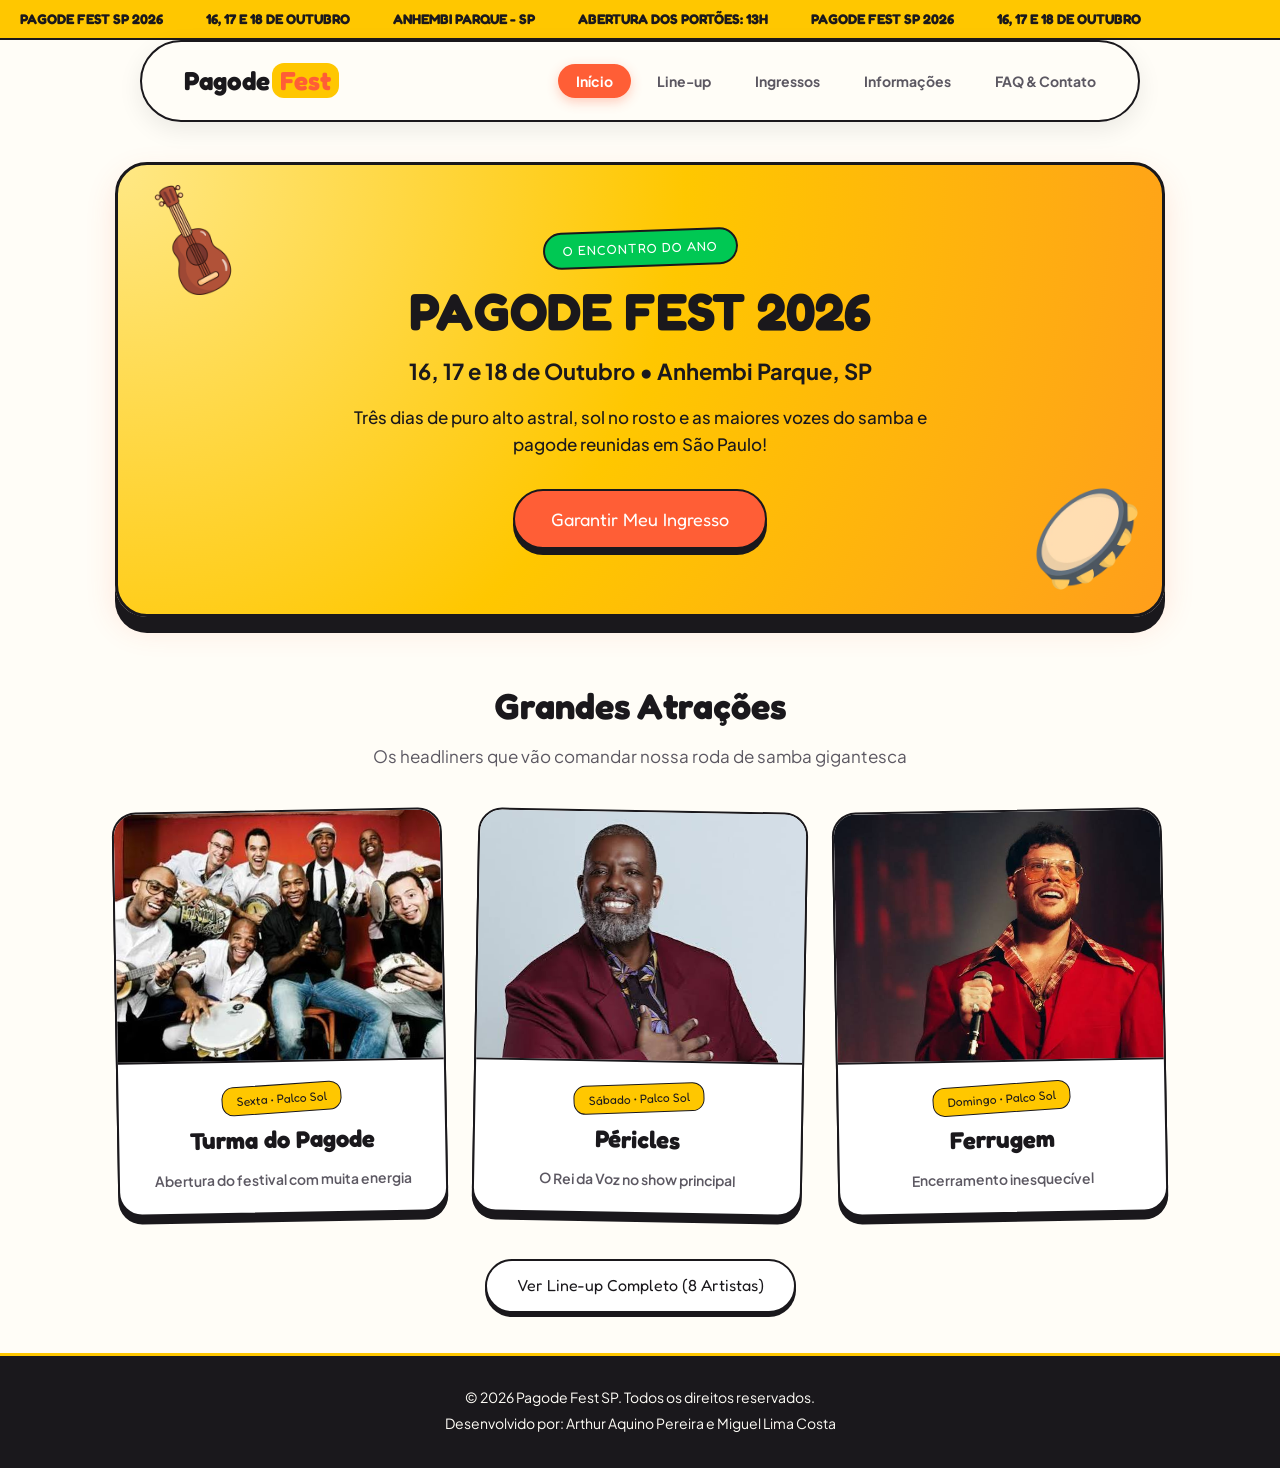
<file: index.html>
<!DOCTYPE html>
<html lang="pt-BR">
<head>
    <meta charset="UTF-8">
    <meta name="viewport" content="width=device-width, initial-scale=1.0">
    <title>Pagode Fest SP 2026 - O Maior Festival de Pagode</title>
    <link rel="preconnect" href="https://fonts.googleapis.com">
    <link rel="preconnect" href="https://fonts.gstatic.com" crossorigin>
    <link href="https://fonts.googleapis.com/css2?family=Fredoka:wght@500;600;700&family=Plus+Jakarta+Sans:wght@500;600;700&display=swap" rel="stylesheet">
    <link rel="stylesheet" href="style.css">
    <script defer src="https://cdn.vercel-insights.com/v1/script.js"></script>
</head>
<body>

    <div class="ticker-wrap">
        <div class="ticker">
            <span class="ticker-item">PAGODE FEST SP 2026</span>
            <span class="ticker-item">16, 17 E 18 DE OUTUBRO</span>
            <span class="ticker-item">ANHEMBI PARQUE - SP</span>
            <span class="ticker-item">ABERTURA DOS PORTÕES: 13H</span>
            <span class="ticker-item">PAGODE FEST SP 2026</span>
            <span class="ticker-item">16, 17 E 18 DE OUTUBRO</span>
        </div>
    </div>

    <header>
        <nav>
            <a href="index.html" class="logo">Pagode<span>Fest</span></a>
            <ul>
                <li><a href="index.html" class="ativa">Início</a></li>
                <li><a href="lineup.html">Line-up</a></li>
                <li><a href="ingressos.html">Ingressos</a></li>
                <li><a href="informacoes.html">Informações</a></li>
                <li><a href="faq.html">FAQ & Contato</a></li>
            </ul>
        </nav>
    </header>

    <main>
        <section class="hero">
            <span class="sticker-tag">O Encontro do Ano</span>
            <h1>PAGODE FEST 2026</h1>
            <p class="hero-info">16, 17 e 18 de Outubro • Anhembi Parque, SP</p>
            <p class="call-to-action">Três dias de puro alto astral, sol no rosto e as maiores vozes do samba e pagode reunidas em São Paulo!</p>
            <a href="ingressos.html" class="btn-primary">Garantir Meu Ingresso</a>
        </section>

        <section>
            <h2>Grandes Atrações</h2>
            <p class="subtitle">Os headliners que vão comandar nossa roda de samba gigantesca</p>

            <div class="cards-grid">
                <div class="card">
                    <img src="img/turma-do-pagode.jpg" alt="Turma do Pagode">
                    <div class="card-content">
                        <span class="badge-sticker">Sexta • Palco Sol</span>
                        <h3>Turma do Pagode</h3>
                        <p>Abertura do festival com muita energia</p>
                    </div>
                </div>

                <div class="card">
                    <img src="img/pericles.jpg" alt="Péricles">
                    <div class="card-content">
                        <span class="badge-sticker">Sábado • Palco Sol</span>
                        <h3>Péricles</h3>
                        <p>O Rei da Voz no show principal</p>
                    </div>
                </div>

                <div class="card">
                    <img src="img/ferrugem.jpg" alt="Ferrugem">
                    <div class="card-content">
                        <span class="badge-sticker">Domingo • Palco Sol</span>
                        <h3>Ferrugem</h3>
                        <p>Encerramento inesquecível</p>
                    </div>
                </div>
            </div>

            <div style="text-align: center; margin-top: 45px;">
                <a href="lineup.html" class="btn-secondary">Ver Line-up Completo (8 Artistas)</a>
            </div>
        </section>
    </main>

    <footer>
        <p>&copy; 2026 Pagode Fest SP. Todos os direitos reservados.</p>
        <p>Desenvolvido por: Arthur Aquino Pereira e Miguel Lima Costa</p>
    </footer>

</body>
</html>
</file>
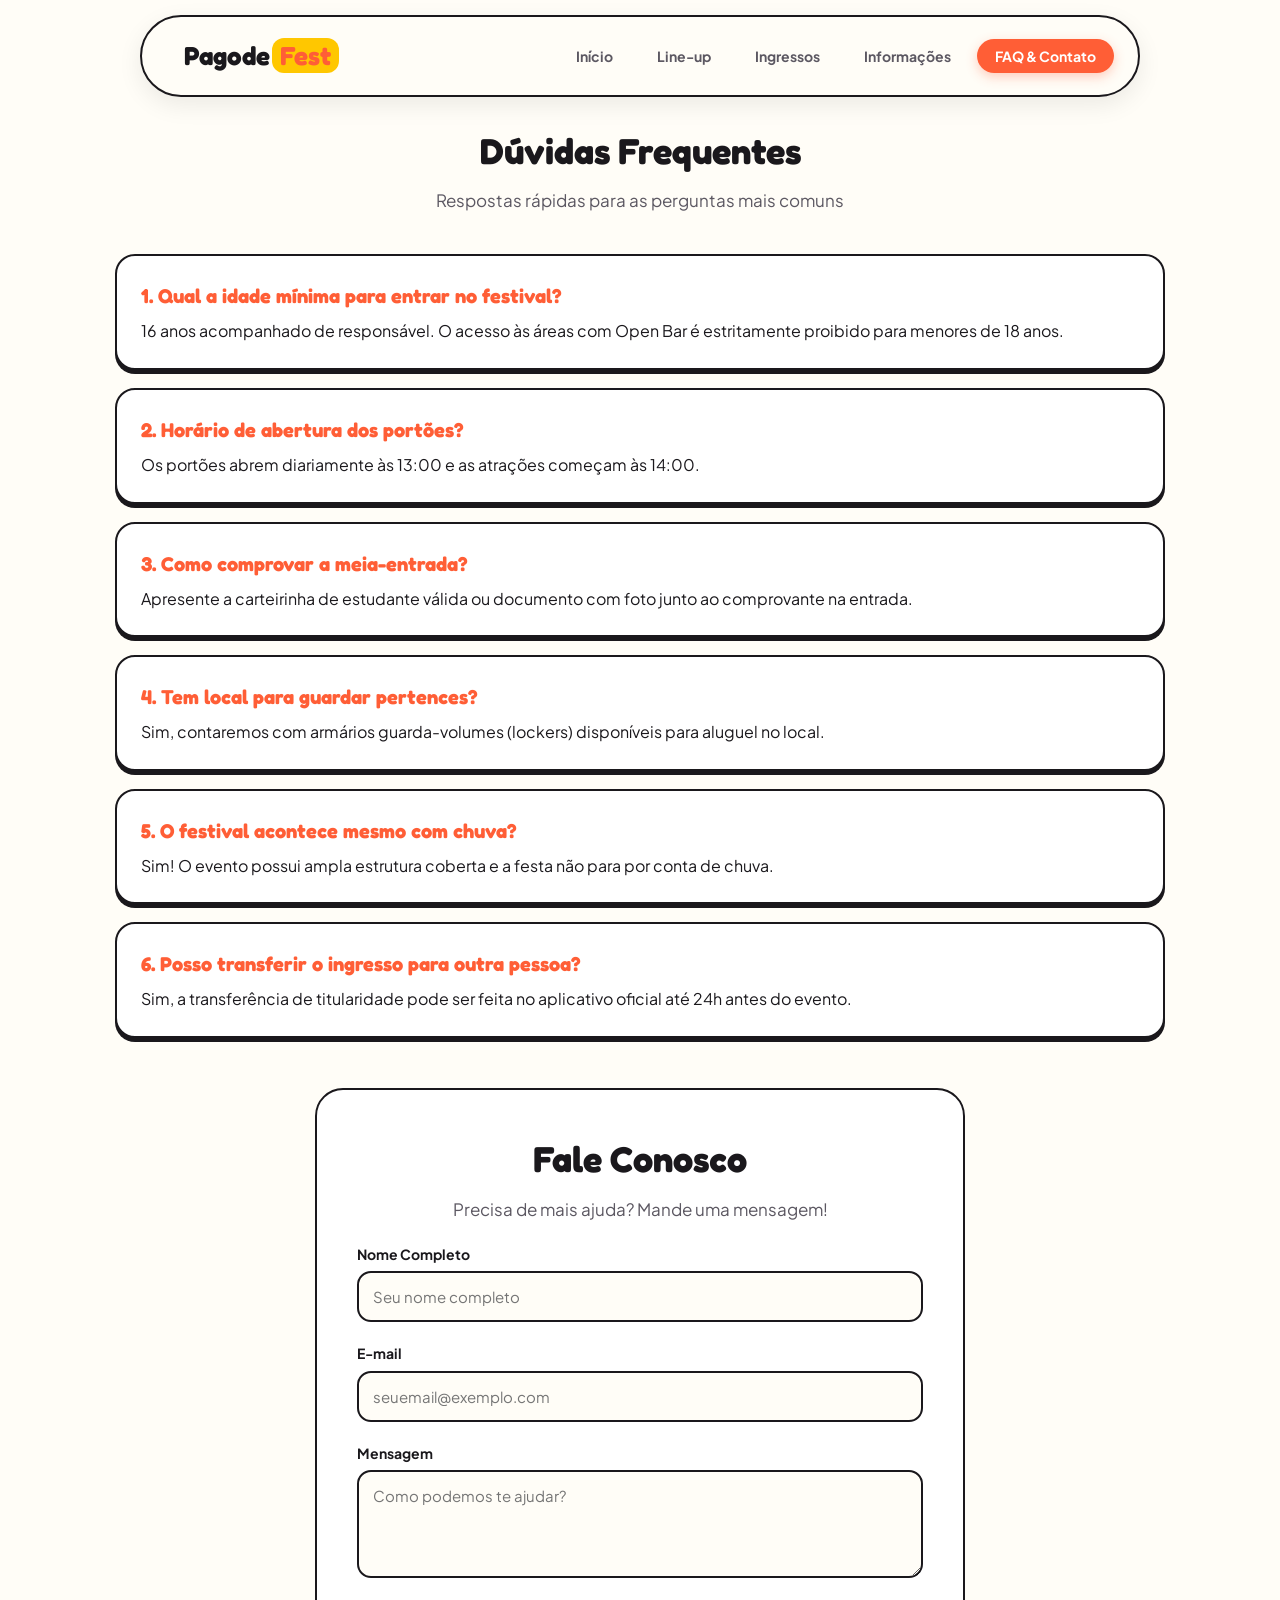
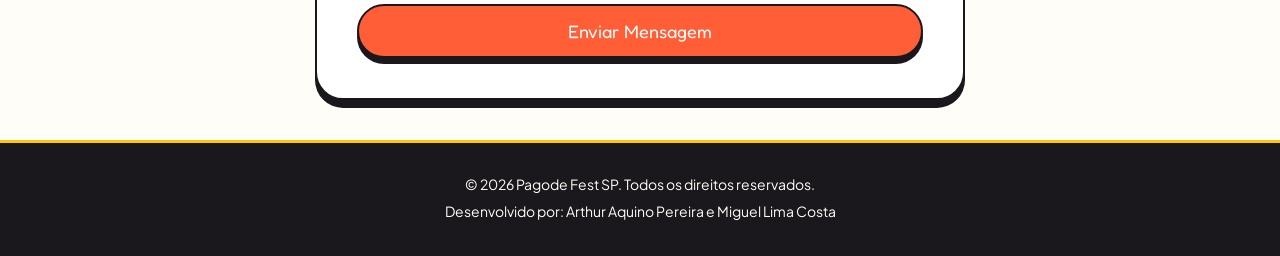
<file: faq.html>
<!DOCTYPE html>
<html lang="pt-BR">
<head>
    <meta charset="UTF-8">
    <meta name="viewport" content="width=device-width, initial-scale=1.0">
    <title>Pagode Fest SP 2026 - FAQ & Contato</title>
    <link rel="preconnect" href="https://fonts.googleapis.com">
    <link rel="preconnect" href="https://fonts.gstatic.com" crossorigin>
    <link href="https://fonts.googleapis.com/css2?family=Fredoka:wght@500;600;700&family=Plus+Jakarta+Sans:wght@500;600;700&display=swap" rel="stylesheet">
    <link rel="stylesheet" href="style.css">
    <script defer src="https://cdn.vercel-insights.com/v1/script.js"></script>
</head>
<body>

    <header>
        <nav>
            <a href="index.html" class="logo">Pagode<span>Fest</span></a>
            <ul>
                <li><a href="index.html">Início</a></li>
                <li><a href="lineup.html">Line-up</a></li>
                <li><a href="ingressos.html">Ingressos</a></li>
                <li><a href="informacoes.html">Informações</a></li>
                <li><a href="faq.html" class="ativa">FAQ & Contato</a></li>
            </ul>
        </nav>
    </header>

    <main>
        <h2>Dúvidas Frequentes</h2>
        <p class="subtitle">Respostas rápidas para as perguntas mais comuns</p>

        <div class="faq-list">
            <div class="faq-item">
                <h3>1. Qual a idade mínima para entrar no festival?</h3>
                <p>16 anos acompanhado de responsável. O acesso às áreas com Open Bar é estritamente proibido para menores de 18 anos.</p>
            </div>

            <div class="faq-item">
                <h3>2. Horário de abertura dos portões?</h3>
                <p>Os portões abrem diariamente às 13:00 e as atrações começam às 14:00.</p>
            </div>

            <div class="faq-item">
                <h3>3. Como comprovar a meia-entrada?</h3>
                <p>Apresente a carteirinha de estudante válida ou documento com foto junto ao comprovante na entrada.</p>
            </div>

            <div class="faq-item">
                <h3>4. Tem local para guardar pertences?</h3>
                <p>Sim, contaremos com armários guarda-volumes (lockers) disponíveis para aluguel no local.</p>
            </div>

            <div class="faq-item">
                <h3>5. O festival acontece mesmo com chuva?</h3>
                <p>Sim! O evento possui ampla estrutura coberta e a festa não para por conta de chuva.</p>
            </div>

            <div class="faq-item">
                <h3>6. Posso transferir o ingresso para outra pessoa?</h3>
                <p>Sim, a transferência de titularidade pode ser feita no aplicativo oficial até 24h antes do evento.</p>
            </div>
        </div>

        <div class="contact-section">
            <h2>Fale Conosco</h2>
            <p class="subtitle" style="margin-bottom: 20px;">Precisa de mais ajuda? Mande uma mensagem!</p>
            
            <form action="#" method="get">
                <div class="form-group">
                    <label for="nome">Nome Completo</label>
                    <input type="text" id="nome" placeholder="Seu nome completo">
                </div>
                <div class="form-group">
                    <label for="email">E-mail</label>
                    <input type="email" id="email" placeholder="seuemail@exemplo.com">
                </div>
                <div class="form-group">
                    <label for="mensagem">Mensagem</label>
                    <textarea id="mensagem" rows="4" placeholder="Como podemos te ajudar?"></textarea>
                </div>
                <button type="button" class="btn-primary" style="width: 100%;">Enviar Mensagem</button>
            </form>
        </div>
    </main>

    <footer>
        <p>&copy; 2026 Pagode Fest SP. Todos os direitos reservados.</p>
        <p>Desenvolvido por: Arthur Aquino Pereira e Miguel Lima Costa</p>
    </footer>

</body>
</html>
</file>
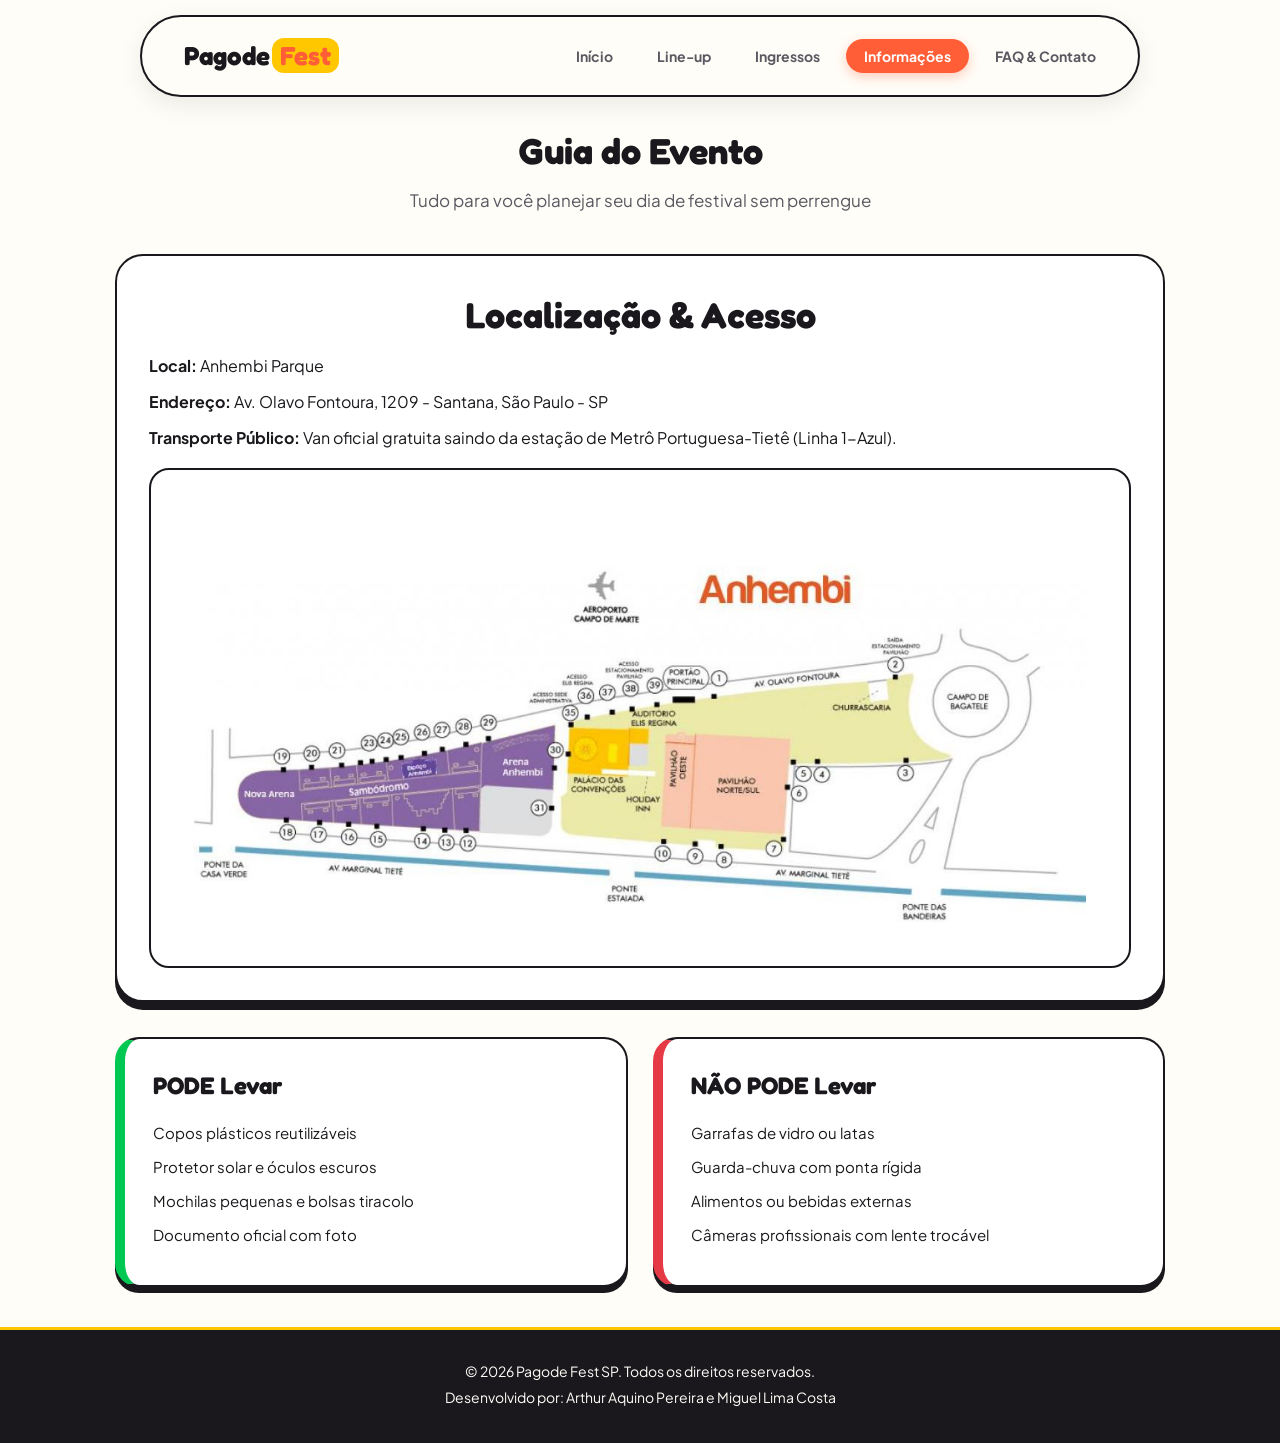
<file: informacoes.html>
<!DOCTYPE html>
<html lang="pt-BR">
<head>
    <meta charset="UTF-8">
    <meta name="viewport" content="width=device-width, initial-scale=1.0">
    <title>Pagode Fest SP 2026 - Informações</title>
    <link rel="preconnect" href="https://fonts.googleapis.com">
    <link rel="preconnect" href="https://fonts.gstatic.com" crossorigin>
    <link href="https://fonts.googleapis.com/css2?family=Fredoka:wght@500;600;700&family=Plus+Jakarta+Sans:wght@500;600;700&display=swap" rel="stylesheet">
    <link rel="stylesheet" href="style.css">
    <script defer src="https://cdn.vercel-insights.com/v1/script.js"></script>
</head>
<body>

    <header>
        <nav>
            <a href="index.html" class="logo">Pagode<span>Fest</span></a>
            <ul>
                <li><a href="index.html">Início</a></li>
                <li><a href="lineup.html">Line-up</a></li>
                <li><a href="ingressos.html">Ingressos</a></li>
                <li><a href="informacoes.html" class="ativa">Informações</a></li>
                <li><a href="faq.html">FAQ & Contato</a></li>
            </ul>
        </nav>
    </header>

    <main>
        <h2>Guia do Evento</h2>
        <p class="subtitle">Tudo para você planejar seu dia de festival sem perrengue</p>

        <div class="info-block">
            <h2>Localização & Acesso</h2>
            <p><strong>Local:</strong> Anhembi Parque</p>
            <p><strong>Endereço:</strong> Av. Olavo Fontoura, 1209 - Santana, São Paulo - SP</p>
            <p><strong>Transporte Público:</strong> Van oficial gratuita saindo da estação de Metrô Portuguesa-Tietê (Linha 1-Azul).</p>
            
            <div class="map-container">
                <img src="img/mapa.png" alt="Mapa do Anhembi Parque">
            </div>
        </div>

        <div class="rules-grid">
            <div class="rule-box allowed">
                <h2>PODE Levar</h2>
                <ul>
                    <li>Copos plásticos reutilizáveis</li>
                    <li>Protetor solar e óculos escuros</li>
                    <li>Mochilas pequenas e bolsas tiracolo</li>
                    <li>Documento oficial com foto</li>
                </ul>
            </div>

            <div class="rule-box forbidden">
                <h2>NÃO PODE Levar</h2>
                <ul>
                    <li>Garrafas de vidro ou latas</li>
                    <li>Guarda-chuva com ponta rígida</li>
                    <li>Alimentos ou bebidas externas</li>
                    <li>Câmeras profissionais com lente trocável</li>
                </ul>
            </div>
        </div>
    </main>

    <footer>
        <p>&copy; 2026 Pagode Fest SP. Todos os direitos reservados.</p>
        <p>Desenvolvido por: Arthur Aquino Pereira e Miguel Lima Costa</p>
    </footer>

</body>
</html>
</file>
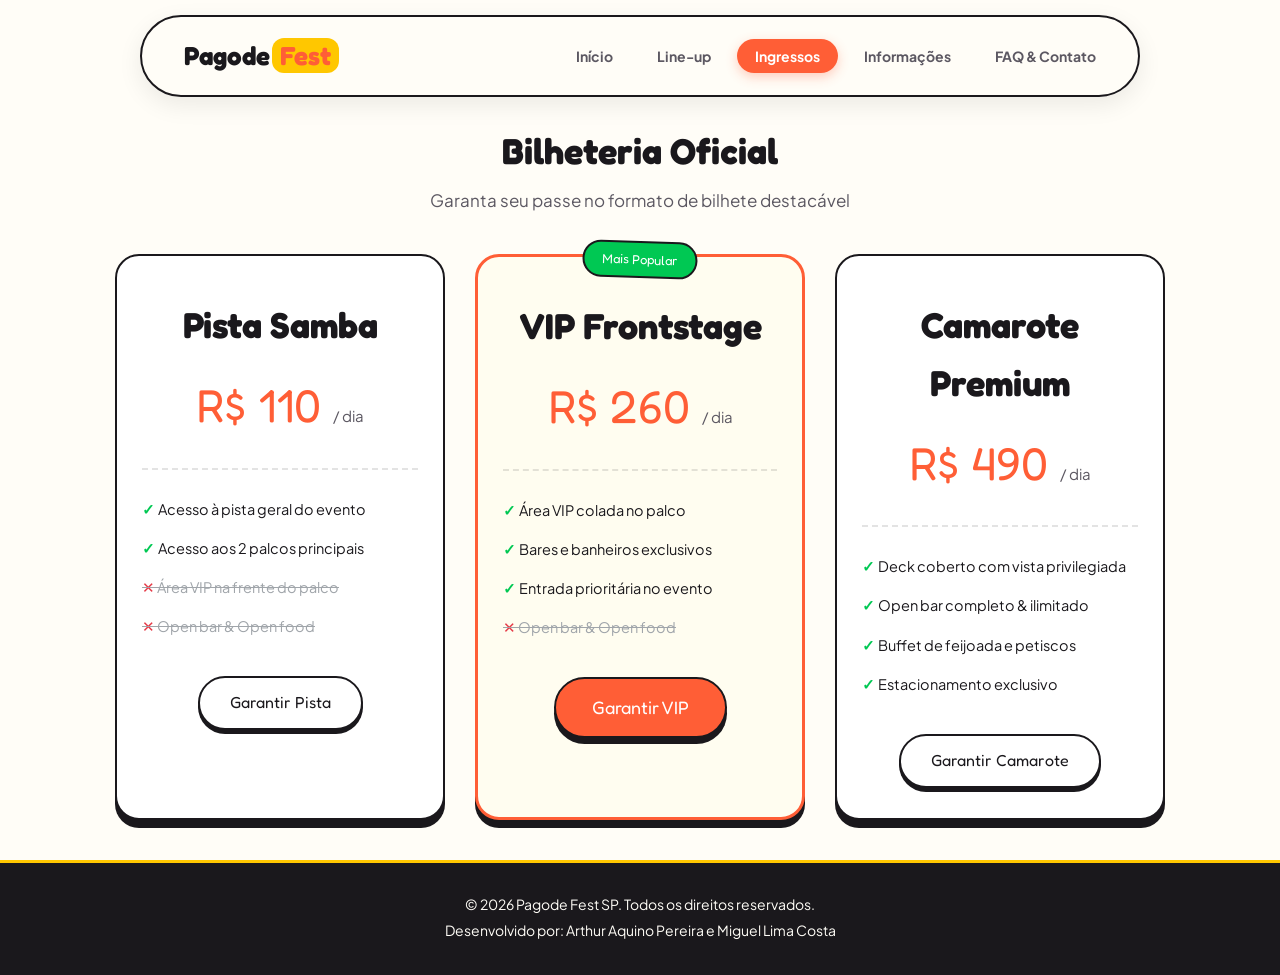
<file: ingressos.html>
<!DOCTYPE html>
<html lang="pt-BR">
<head>
    <meta charset="UTF-8">
    <meta name="viewport" content="width=device-width, initial-scale=1.0">
    <title>Pagode Fest SP 2026 - Ingressos</title>
    <link rel="preconnect" href="https://fonts.googleapis.com">
    <link rel="preconnect" href="https://fonts.gstatic.com" crossorigin>
    <link href="https://fonts.googleapis.com/css2?family=Fredoka:wght@500;600;700&family=Plus+Jakarta+Sans:wght@500;600;700&display=swap" rel="stylesheet">
    <link rel="stylesheet" href="style.css">
    <script defer src="https://cdn.vercel-insights.com/v1/script.js"></script>
</head>
<body>

    <header>
        <nav>
            <a href="index.html" class="logo">Pagode<span>Fest</span></a>
            <ul>
                <li><a href="index.html">Início</a></li>
                <li><a href="lineup.html">Line-up</a></li>
                <li><a href="ingressos.html" class="ativa">Ingressos</a></li>
                <li><a href="informacoes.html">Informações</a></li>
                <li><a href="faq.html">FAQ & Contato</a></li>
            </ul>
        </nav>
    </header>

    <main>
        <h2>Bilheteria Oficial</h2>
        <p class="subtitle">Garanta seu passe no formato de bilhete destacável</p>

        <div class="pricing-grid">
            <div class="price-card">
                <h2>Pista Samba</h2>
                <div class="price">R$ 110 <span>/ dia</span></div>
                <ul class="lista-beneficios">
                    <li class="incluso">Acesso à pista geral do evento</li>
                    <li class="incluso">Acesso aos 2 palcos principais</li>
                    <li class="nao-incluso">Área VIP na frente do palco</li>
                    <li class="nao-incluso">Open bar & Open food</li>
                </ul>
                <a href="#" class="btn-secondary">Garantir Pista</a>
            </div>

            <div class="price-card destaque">
                <span class="badge-pop">Mais Popular</span>
                <h2>VIP Frontstage</h2>
                <div class="price">R$ 260 <span>/ dia</span></div>
                <ul class="lista-beneficios">
                    <li class="incluso">Área VIP colada no palco</li>
                    <li class="incluso">Bares e banheiros exclusivos</li>
                    <li class="incluso">Entrada prioritária no evento</li>
                    <li class="nao-incluso">Open bar & Open food</li>
                </ul>
                <a href="#" class="btn-primary">Garantir VIP</a>
            </div>

            <div class="price-card">
                <h2>Camarote Premium</h2>
                <div class="price">R$ 490 <span>/ dia</span></div>
                <ul class="lista-beneficios">
                    <li class="incluso">Deck coberto com vista privilegiada</li>
                    <li class="incluso">Open bar completo & ilimitado</li>
                    <li class="incluso">Buffet de feijoada e petiscos</li>
                    <li class="incluso">Estacionamento exclusivo</li>
                </ul>
                <a href="#" class="btn-secondary">Garantir Camarote</a>
            </div>
        </div>
    </main>

    <footer>
        <p>&copy; 2026 Pagode Fest SP. Todos os direitos reservados.</p>
        <p>Desenvolvido por: Arthur Aquino Pereira e Miguel Lima Costa</p>
    </footer>

</body>
</html>
</file>
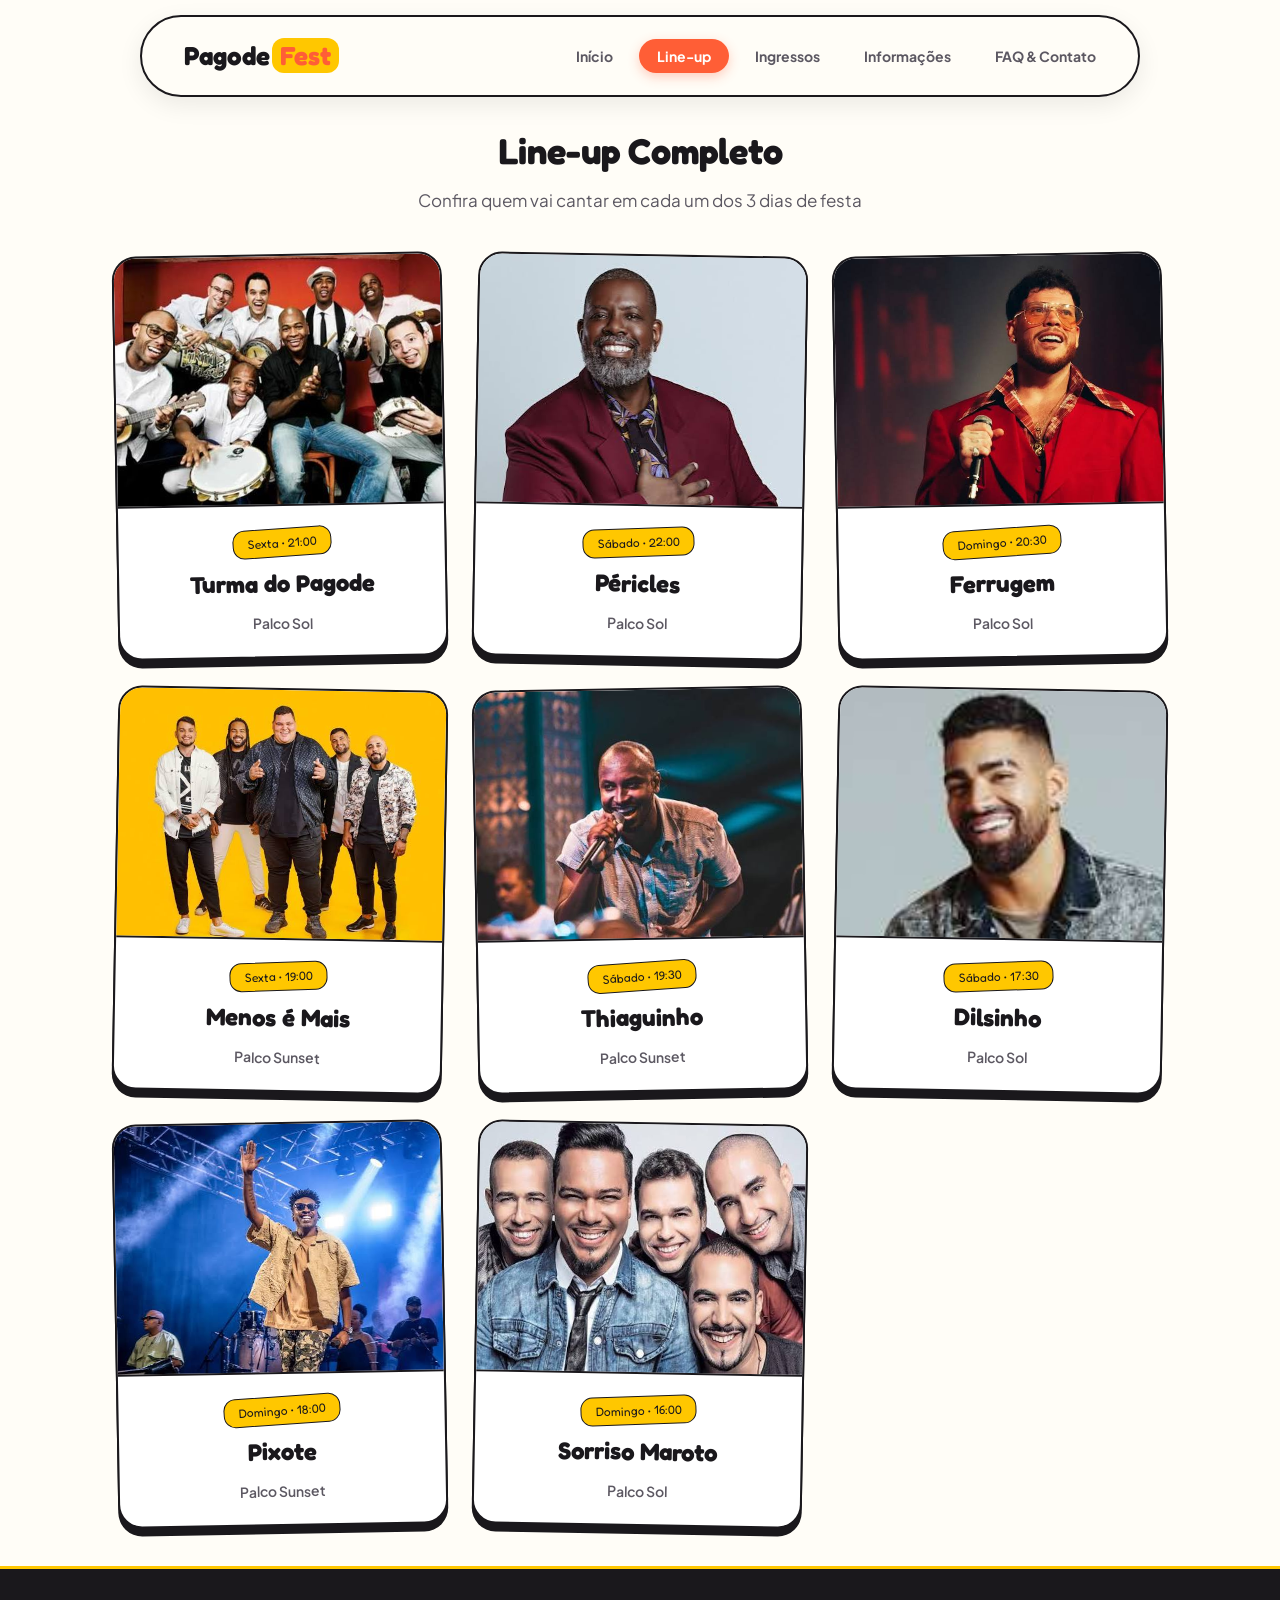
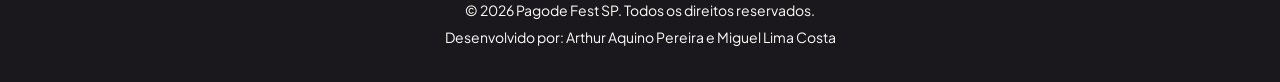
<file: lineup.html>
<!DOCTYPE html>
<html lang="pt-BR">
<head>
    <meta charset="UTF-8">
    <meta name="viewport" content="width=device-width, initial-scale=1.0">
    <title>Pagode Fest SP 2026 - Line-up</title>
    <link rel="preconnect" href="https://fonts.googleapis.com">
    <link rel="preconnect" href="https://fonts.gstatic.com" crossorigin>
    <link href="https://fonts.googleapis.com/css2?family=Fredoka:wght@500;600;700&family=Plus+Jakarta+Sans:wght@500;600;700&display=swap" rel="stylesheet">
    <link rel="stylesheet" href="style.css">
    <script defer src="https://cdn.vercel-insights.com/v1/script.js"></script>
</head>
<body>

    <header>
        <nav>
            <a href="index.html" class="logo">Pagode<span>Fest</span></a>
            <ul>
                <li><a href="index.html">Início</a></li>
                <li><a href="lineup.html" class="ativa">Line-up</a></li>
                <li><a href="ingressos.html">Ingressos</a></li>
                <li><a href="informacoes.html">Informações</a></li>
                <li><a href="faq.html">FAQ & Contato</a></li>
            </ul>
        </nav>
    </header>

    <main>
        <h2>Line-up Completo</h2>
        <p class="subtitle">Confira quem vai cantar em cada um dos 3 dias de festa</p>

        <div class="cards-grid">
            <div class="card">
                <img src="img/turma-do-pagode.jpg" alt="Turma do Pagode">
                <div class="card-content">
                    <span class="badge-sticker">Sexta • 21:00</span>
                    <h3>Turma do Pagode</h3>
                    <p>Palco Sol</p>
                </div>
            </div>

            <div class="card">
                <img src="img/pericles.jpg" alt="Péricles">
                <div class="card-content">
                    <span class="badge-sticker">Sábado • 22:00</span>
                    <h3>Péricles</h3>
                    <p>Palco Sol</p>
                </div>
            </div>

            <div class="card">
                <img src="img/ferrugem.jpg" alt="Ferrugem">
                <div class="card-content">
                    <span class="badge-sticker">Domingo • 20:30</span>
                    <h3>Ferrugem</h3>
                    <p>Palco Sol</p>
                </div>
            </div>

            <div class="card">
                <img src="img/menos-e-mais.jpg" alt="Menos é Mais">
                <div class="card-content">
                    <span class="badge-sticker">Sexta • 19:00</span>
                    <h3>Menos é Mais</h3>
                    <p>Palco Sunset</p>
                </div>
            </div>

            <div class="card">
                <img src="img/thiaguinho.jpg" alt="Thiaguinho">
                <div class="card-content">
                    <span class="badge-sticker">Sábado • 19:30</span>
                    <h3>Thiaguinho</h3>
                    <p>Palco Sunset</p>
                </div>
            </div>

            <div class="card">
                <img src="img/dilsinho.jpg" alt="Dilsinho">
                <div class="card-content">
                    <span class="badge-sticker">Sábado • 17:30</span>
                    <h3>Dilsinho</h3>
                    <p>Palco Sol</p>
                </div>
            </div>

            <div class="card">
                <img src="img/pixote.jpg" alt="Pixote">
                <div class="card-content">
                    <span class="badge-sticker">Domingo • 18:00</span>
                    <h3>Pixote</h3>
                    <p>Palco Sunset</p>
                </div>
            </div>

            <div class="card">
                <img src="img/sorriso-maroto.jpg" alt="Sorriso Maroto">
                <div class="card-content">
                    <span class="badge-sticker">Domingo • 16:00</span>
                    <h3>Sorriso Maroto</h3>
                    <p>Palco Sol</p>
                </div>
            </div>
        </div>
    </main>

    <footer>
        <p>&copy; 2026 Pagode Fest SP. Todos os direitos reservados.</p>
        <p>Desenvolvido por: Arthur Aquino Pereira e Miguel Lima Costa</p>
    </footer>

</body>
</html>
</file>
<file: style.css>
/* style.css */

:root {
    --amarelo-solar: #FFC700;
    --laranja-sunset: #FF5E36;
    --laranja-hover: #E04822;
    --verde-tropical: #00C853;
    --fundo-creme: #FFFDF7;
    --card-fundo: #FFFFFF;
    --texto-grafite: #1A181C;
    --texto-suave: #5C5862;
    --borda-fina: rgba(26, 24, 28, 0.12);
    --sombra-bloco: 0 12px 30px rgba(255, 94, 54, 0.15);
    --sombra-hover: 0 18px 40px rgba(255, 94, 54, 0.28);
}

* {
    margin: 0;
    padding: 0;
    box-sizing: border-box;
}

body {
    font-family: 'Plus Jakarta Sans', sans-serif;
    background-color: var(--fundo-creme);
    color: var(--texto-grafite);
    line-height: 1.6;
    display: flex;
    flex-direction: column;
    min-height: 100vh;
    overflow-x: hidden;
}

a {
    text-decoration: none;
    color: inherit;
}

ul {
    list-style: none;
}

img {
    max-width: 100%;
    display: block;
    border-radius: 16px;
}

.ticker-wrap {
    width: 100%;
    background-color: var(--amarelo-solar);
    color: var(--texto-grafite);
    font-family: 'Fredoka', cursive;
    font-size: 14px;
    font-weight: 700;
    padding: 8px 0;
    overflow: hidden;
    white-space: nowrap;
    border-bottom: 2px solid var(--texto-grafite);
}

.ticker {
    display: inline-block;
    animation: marquee 25s linear infinite;
}

.ticker-item {
    display: inline-block;
    padding: 0 20px;
}

@keyframes marquee {
    0% { transform: translate3d(0, 0, 0); }
    100% { transform: translate3d(-50%, 0, 0); }
}

header {
    position: sticky;
    top: 15px;
    z-index: 1000;
    padding: 0 20px;
}

nav {
    max-width: 1000px;
    margin: 0 auto;
    background: rgba(255, 253, 247, 0.92);
    backdrop-filter: blur(12px);
    border: 2px solid var(--texto-grafite);
    padding: 10px 24px;
    border-radius: 50px;
    display: flex;
    justify-content: space-between;
    align-items: center;
    box-shadow: 0 8px 24px rgba(0, 0, 0, 0.08);
}

.logo {
    font-family: 'Fredoka', cursive;
    font-size: 26px;
    font-weight: 700;
    color: var(--texto-grafite);
}

.logo span {
    color: var(--laranja-sunset);
    background-color: var(--amarelo-solar);
    padding: 2px 8px;
    border-radius: 12px;
    margin-left: 2px;
}

header ul {
    display: flex;
    gap: 8px;
    flex-wrap: wrap;
    justify-content: center;
}

header a {
    color: var(--texto-suave);
    font-size: 14px;
    font-weight: 700;
    padding: 8px 18px;
    border-radius: 30px;
    transition: all 0.25s ease;
}

header a:hover {
    color: var(--texto-grafite);
    background-color: var(--amarelo-solar);
}

header .ativa {
    color: #FFFFFF;
    background-color: var(--laranja-sunset);
    box-shadow: 0 4px 12px rgba(255, 94, 54, 0.3);
}

main {
    flex: 1;
    width: 90%;
    max-width: 1050px;
    margin: 40px auto;
}

h1, h2, h3 {
    font-family: 'Fredoka', cursive;
}

h1 {
    font-size: 52px;
    color: var(--texto-grafite);
    line-height: 1.1;
    margin-bottom: 15px;
}

h2 {
    font-size: 36px;
    text-align: center;
    color: var(--texto-grafite);
    margin-bottom: 8px;
}

.subtitle {
    text-align: center;
    color: var(--texto-suave);
    font-size: 17px;
    margin-bottom: 40px;
}

.hero {
    background: radial-gradient(circle at top left, #FFE885 0%, #FFC700 50%, #FF9E1B 100%);
    padding: 65px 30px;
    border-radius: 32px;
    text-align: center;
    border: 3px solid var(--texto-grafite);
    box-shadow: 0 16px 0 var(--texto-grafite), var(--sombra-bloco);
    margin-bottom: 60px;
    position: relative;
    overflow: hidden;
}

.hero::before {
    content: '';
    position: absolute;
    top: 20px;
    left: 20px;
    width: 110px;
    height: 110px;
    background: url('img/cavaquinho.png') no-repeat center/contain;
    opacity: 0.95;
    animation: tocar-cavaquinho 0.6s ease-in-out infinite alternate;
}

.hero::after {
    content: '';
    position: absolute;
    bottom: 20px;
    right: 20px;
    width: 110px;
    height: 110px;
    background: url('img/pandeiro.png') no-repeat center/contain;
    opacity: 0.95;
    animation: tocar-pandeiro 0.5s ease-in-out infinite alternate;
}

@keyframes tocar-cavaquinho {
    0% { transform: rotate(-15deg) scale(1) translateY(0); }
    50% { transform: rotate(-25deg) scale(1.1) translateY(-4px); }
    100% { transform: rotate(-8deg) scale(0.98) translateY(2px); }
}

@keyframes tocar-pandeiro {
    0% { transform: rotate(15deg) scale(1) translateX(0); }
    33% { transform: rotate(28deg) scale(1.15) translateX(4px) translateY(-2px); }
    66% { transform: rotate(5deg) scale(0.95) translateX(-3px) translateY(3px); }
    100% { transform: rotate(20deg) scale(1.08) translateX(2px); }
}

.sticker-tag {
    background-color: var(--verde-tropical);
    color: #FFFFFF;
    font-family: 'Fredoka', cursive;
    font-size: 13px;
    letter-spacing: 1px;
    padding: 6px 18px;
    border-radius: 20px;
    text-transform: uppercase;
    display: inline-block;
    margin-bottom: 15px;
    border: 2px solid var(--texto-grafite);
    transform: rotate(-2deg);
}

.hero-info {
    font-size: 22px;
    font-weight: 700;
    color: var(--texto-grafite);
    margin: 15px 0;
}

.call-to-action {
    color: var(--texto-grafite);
    max-width: 620px;
    margin: 0 auto 30px;
    font-size: 17px;
    font-weight: 500;
}

.btn-primary {
    display: inline-block;
    background-color: var(--laranja-sunset);
    color: #FFFFFF;
    font-family: 'Fredoka', cursive;
    font-size: 18px;
    padding: 14px 36px;
    border-radius: 40px;
    border: 2px solid var(--texto-grafite);
    box-shadow: 0 6px 0 var(--texto-grafite);
    transition: all 0.2s ease;
    cursor: pointer;
}

.btn-primary:hover {
    transform: translateY(-3px);
    box-shadow: 0 9px 0 var(--texto-grafite);
    background-color: var(--laranja-hover);
}

.btn-secondary {
    display: inline-block;
    background-color: #FFFFFF;
    color: var(--texto-grafite);
    font-family: 'Fredoka', cursive;
    font-size: 16px;
    padding: 12px 30px;
    border-radius: 40px;
    border: 2px solid var(--texto-grafite);
    box-shadow: 0 4px 0 var(--texto-grafite);
    transition: all 0.2s ease;
    cursor: pointer;
}

.btn-secondary:hover {
    background-color: var(--amarelo-solar);
    transform: translateY(-2px);
    box-shadow: 0 6px 0 var(--texto-grafite);
}

.cards-grid {
    display: grid;
    grid-template-columns: repeat(auto-fit, minmax(260px, 1fr));
    gap: 30px;
}

.card {
    background-color: var(--card-fundo);
    border-radius: 24px;
    overflow: hidden;
    border: 2px solid var(--texto-grafite);
    box-shadow: 0 8px 0 var(--texto-grafite);
    transition: all 0.3s ease;
    display: flex;
    flex-direction: column;
    position: relative;
}

.card:nth-child(even) { transform: rotate(1deg); }
.card:nth-child(odd) { transform: rotate(-1deg); }

.card:hover {
    transform: translateY(-8px) rotate(0deg) !important;
    box-shadow: 0 14px 0 var(--texto-grafite);
}

.card img {
    width: 100%;
    height: 250px;
    object-fit: cover;
    object-position: center 15%;
    border-radius: 0;
    border-bottom: 2px solid var(--texto-grafite);
}

.card-content {
    padding: 22px;
    text-align: center;
    display: flex;
    flex-direction: column;
    align-items: center;
    gap: 8px;
}

.badge-sticker {
    background-color: var(--amarelo-solar);
    color: var(--texto-grafite);
    font-family: 'Fredoka', cursive;
    font-size: 12px;
    padding: 4px 14px;
    border-radius: 12px;
    border: 1.5px solid var(--texto-grafite);
    transform: rotate(-3deg);
}

.card-content h3 {
    font-size: 24px;
    color: var(--texto-grafite);
}

.card-content p {
    color: var(--texto-suave);
    font-size: 14px;
    font-weight: 600;
}

.pricing-grid {
    display: grid;
    grid-template-columns: repeat(auto-fit, minmax(280px, 1fr));
    gap: 30px;
}

.price-card {
    background-color: var(--card-fundo);
    padding: 40px 25px 30px;
    border-radius: 24px;
    border: 2px solid var(--texto-grafite);
    box-shadow: 0 8px 0 var(--texto-grafite);
    text-align: center;
    position: relative;
    transition: transform 0.3s ease;
    background-image: radial-gradient(circle at 0 50%, transparent 12px, #FFFFFF 13px),
                      radial-gradient(circle at 100% 50%, transparent 12px, #FFFFFF 13px);
}

.price-card.destaque {
    background-color: #FFFDF0;
    border: 3px solid var(--laranja-sunset);
    background-image: radial-gradient(circle at 0 50%, transparent 12px, #FFFDF0 13px),
                      radial-gradient(circle at 100% 50%, transparent 12px, #FFFDF0 13px);
}

.badge-pop {
    position: absolute;
    top: -16px;
    left: 50%;
    transform: translateX(-50%) rotate(2deg);
    background: var(--verde-tropical);
    color: #FFFFFF;
    font-family: 'Fredoka', cursive;
    font-size: 13px;
    padding: 6px 18px;
    border-radius: 20px;
    border: 2px solid var(--texto-grafite);
}

.price {
    font-family: 'Fredoka', cursive;
    font-size: 46px;
    color: var(--laranja-sunset);
    margin: 15px 0;
}

.price span {
    font-size: 15px;
    color: var(--texto-suave);
    font-family: 'Plus Jakarta Sans', sans-serif;
}

.lista-beneficios {
    margin: 25px 0 30px;
    text-align: left;
    border-top: 2px dashed var(--borda-fina);
    padding-top: 20px;
}

.lista-beneficios li {
    padding: 8px 0;
    font-size: 14.5px;
}

.lista-beneficios li.incluso::before {
    content: "✓ ";
    color: var(--verde-tropical);
    font-weight: bold;
}

.lista-beneficios li.nao-incluso {
    color: #A0A5AA;
    text-decoration: line-through;
}

.lista-beneficios li.nao-incluso::before {
    content: "✕ ";
    color: #E63946;
}

.info-block {
    background-color: var(--card-fundo);
    padding: 32px;
    border-radius: 28px;
    border: 2px solid var(--texto-grafite);
    box-shadow: 0 8px 0 var(--texto-grafite);
    margin-bottom: 35px;
}

.info-block p, 
.info-block h2 {
    margin-bottom: 12px;
    line-height: 1.5;
}

.map-container img {
    width: 100%;
    height: auto;
    max-height: 500px;
    object-fit: contain;
    background-color: #FFFFFF;
    border-radius: 20px;
    border: 2px solid var(--texto-grafite);
    margin-top: 18px;
}

.rules-grid {
    display: grid;
    grid-template-columns: repeat(auto-fit, minmax(280px, 1fr));
    gap: 25px;
}

.rule-box {
    padding: 28px;
    border-radius: 24px;
    background-color: var(--card-fundo);
    border: 2px solid var(--texto-grafite);
    box-shadow: 0 6px 0 var(--texto-grafite);
}

.rule-box.allowed { border-left: 10px solid var(--verde-tropical); }
.rule-box.forbidden { border-left: 10px solid #E63946; }

.rule-box h2 {
    text-align: left;
    font-size: 24px;
    margin-bottom: 15px;
}

.rule-box li {
    margin-bottom: 10px;
    font-size: 15px;
}

.faq-list {
    display: flex;
    flex-direction: column;
    gap: 18px;
    margin-bottom: 50px;
}

.faq-item {
    background-color: var(--card-fundo);
    padding: 24px;
    border-radius: 20px;
    border: 2px solid var(--texto-grafite);
    box-shadow: 0 4px 0 var(--texto-grafite);
}

.faq-item h3 {
    color: var(--laranja-sunset);
    font-size: 20px;
    margin-bottom: 6px;
}

.contact-section {
    background-color: var(--card-fundo);
    padding: 40px;
    border-radius: 28px;
    border: 2px solid var(--texto-grafite);
    box-shadow: 0 8px 0 var(--texto-grafite);
    max-width: 650px;
    margin: 0 auto;
}

.form-group { margin-bottom: 20px; }

.form-group label {
    display: block;
    margin-bottom: 6px;
    font-weight: 700;
    font-size: 14px;
}

.form-group input, .form-group textarea {
    width: 100%;
    padding: 14px;
    border-radius: 14px;
    border: 2px solid var(--texto-grafite);
    background-color: var(--fundo-creme);
    font-family: inherit;
    font-size: 15px;
}

.form-group input:focus, .form-group textarea:focus {
    outline: none;
    background-color: #FFFFFF;
    box-shadow: 0 0 0 3px var(--amarelo-solar);
}

footer {
    background-color: var(--texto-grafite);
    color: var(--fundo-creme);
    padding: 30px 20px;
    text-align: center;
    font-size: 14px;
    margin-top: auto;
    border-top: 3px solid var(--amarelo-solar);
}

footer p { margin-bottom: 4px; }

@media (max-width: 768px) {
    header {
        position: relative;
        top: 0;
        padding: 10px;
    }

    nav {
        flex-direction: column;
        gap: 12px;
        border-radius: 24px;
        padding: 14px 16px;
    }

    header ul {
        gap: 6px;
        width: 100%;
    }

    header a {
        font-size: 13px;
        padding: 6px 12px;
    }

    main {
        width: 92%;
        margin: 20px auto;
    }

    h1 {
        font-size: 34px;
    }

    h2 {
        font-size: 28px;
    }

    .subtitle {
        font-size: 15px;
        margin-bottom: 25px;
    }

    .hero {
        padding: 45px 18px 35px;
        border-radius: 24px;
        box-shadow: 0 10px 0 var(--texto-grafite);
    }

    .hero::before {
        width: 65px;
        height: 65px;
        top: 10px;
        left: 10px;
    }

    .hero::after {
        width: 65px;
        height: 65px;
        bottom: 10px;
        right: 10px;
    }

    .hero-info {
        font-size: 18px;
    }

    .call-to-action {
        font-size: 15px;
    }

    .btn-primary, .btn-secondary {
        width: 100%;
        font-size: 16px;
        padding: 14px 20px;
    }

    .cards-grid, .pricing-grid, .rules-grid {
        grid-template-columns: 1fr;
        gap: 20px;
    }

    .card:nth-child(even), .card:nth-child(odd) {
        transform: rotate(0deg);
    }

    .info-block, .contact-section, .rule-box {
        padding: 20px;
        border-radius: 20px;
    }
}

@media (max-width: 480px) {
    .ticker-wrap {
        font-size: 12px;
    }

    .hero::before, .hero::after {
        width: 50px;
        height: 50px;
        opacity: 0.8;
    }

    .card img {
        height: 220px;
    }

    .price {
        font-size: 38px;
    }
}
</file>
